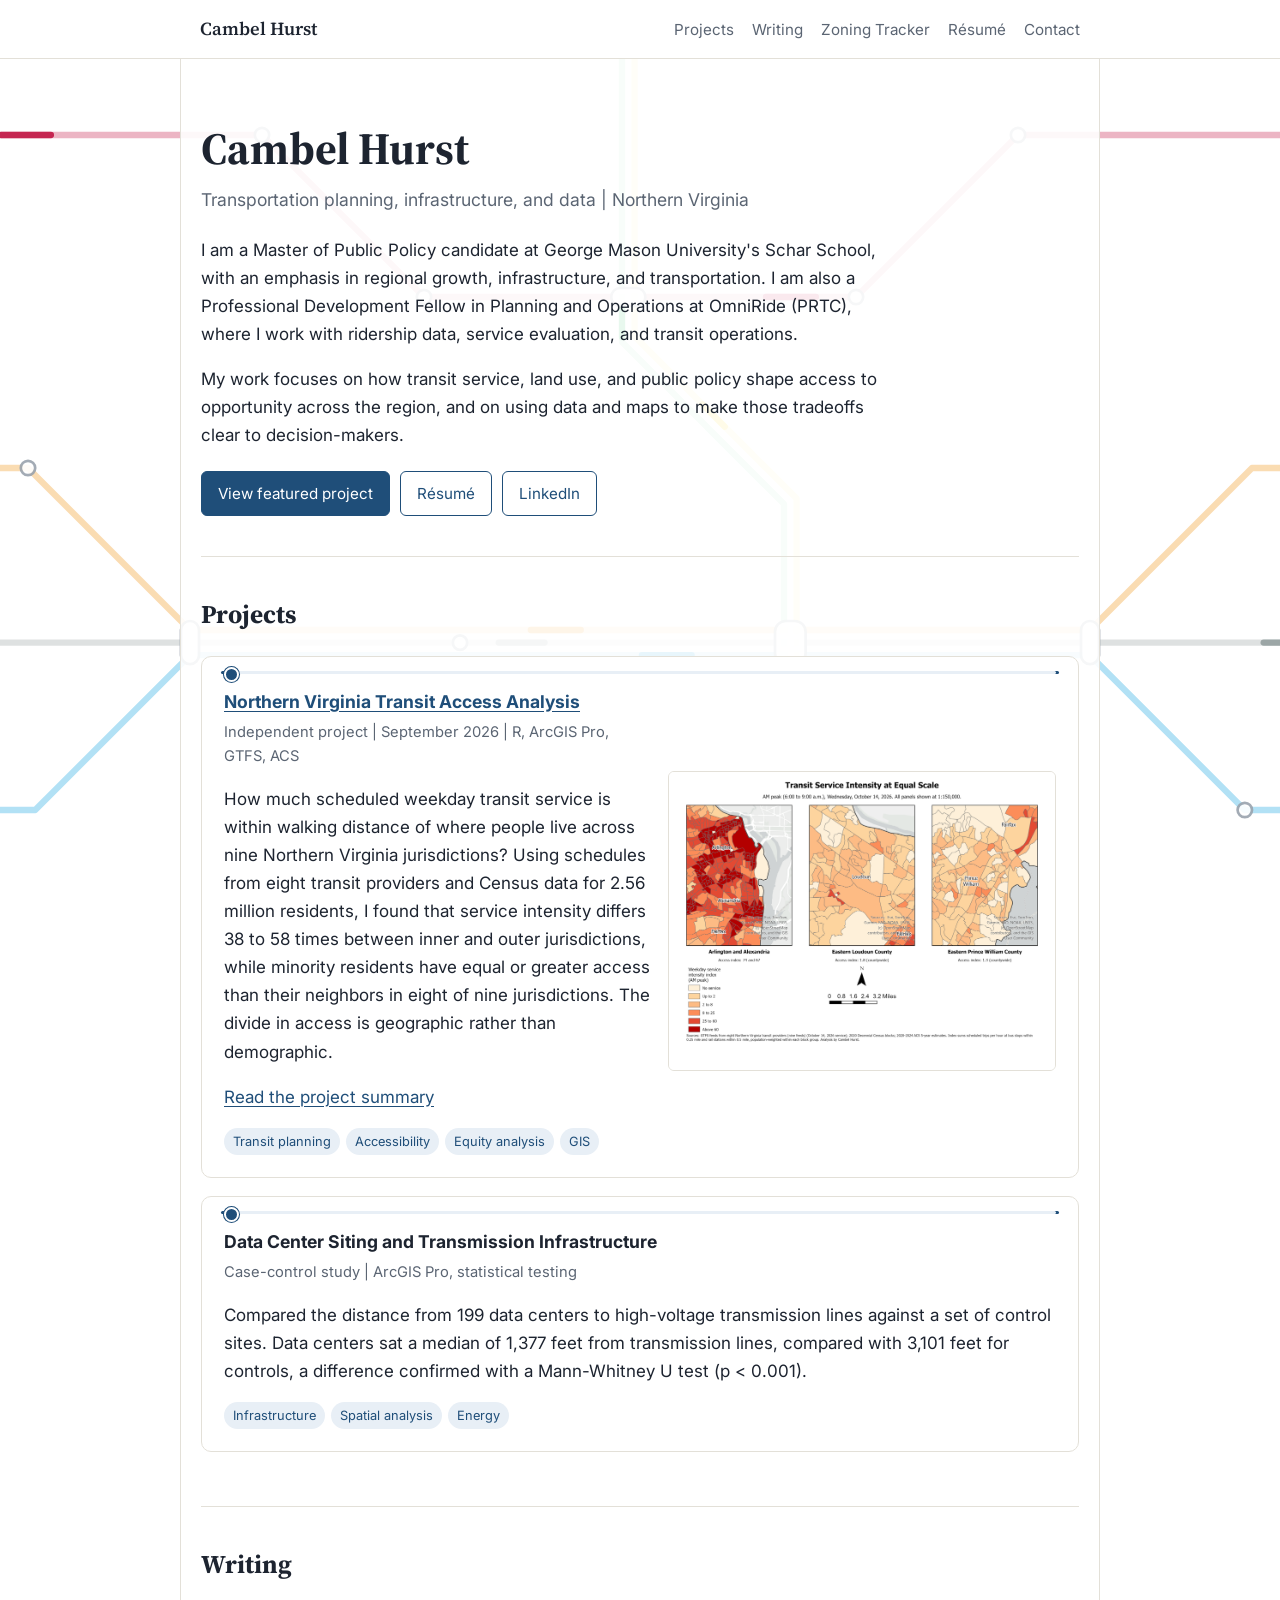
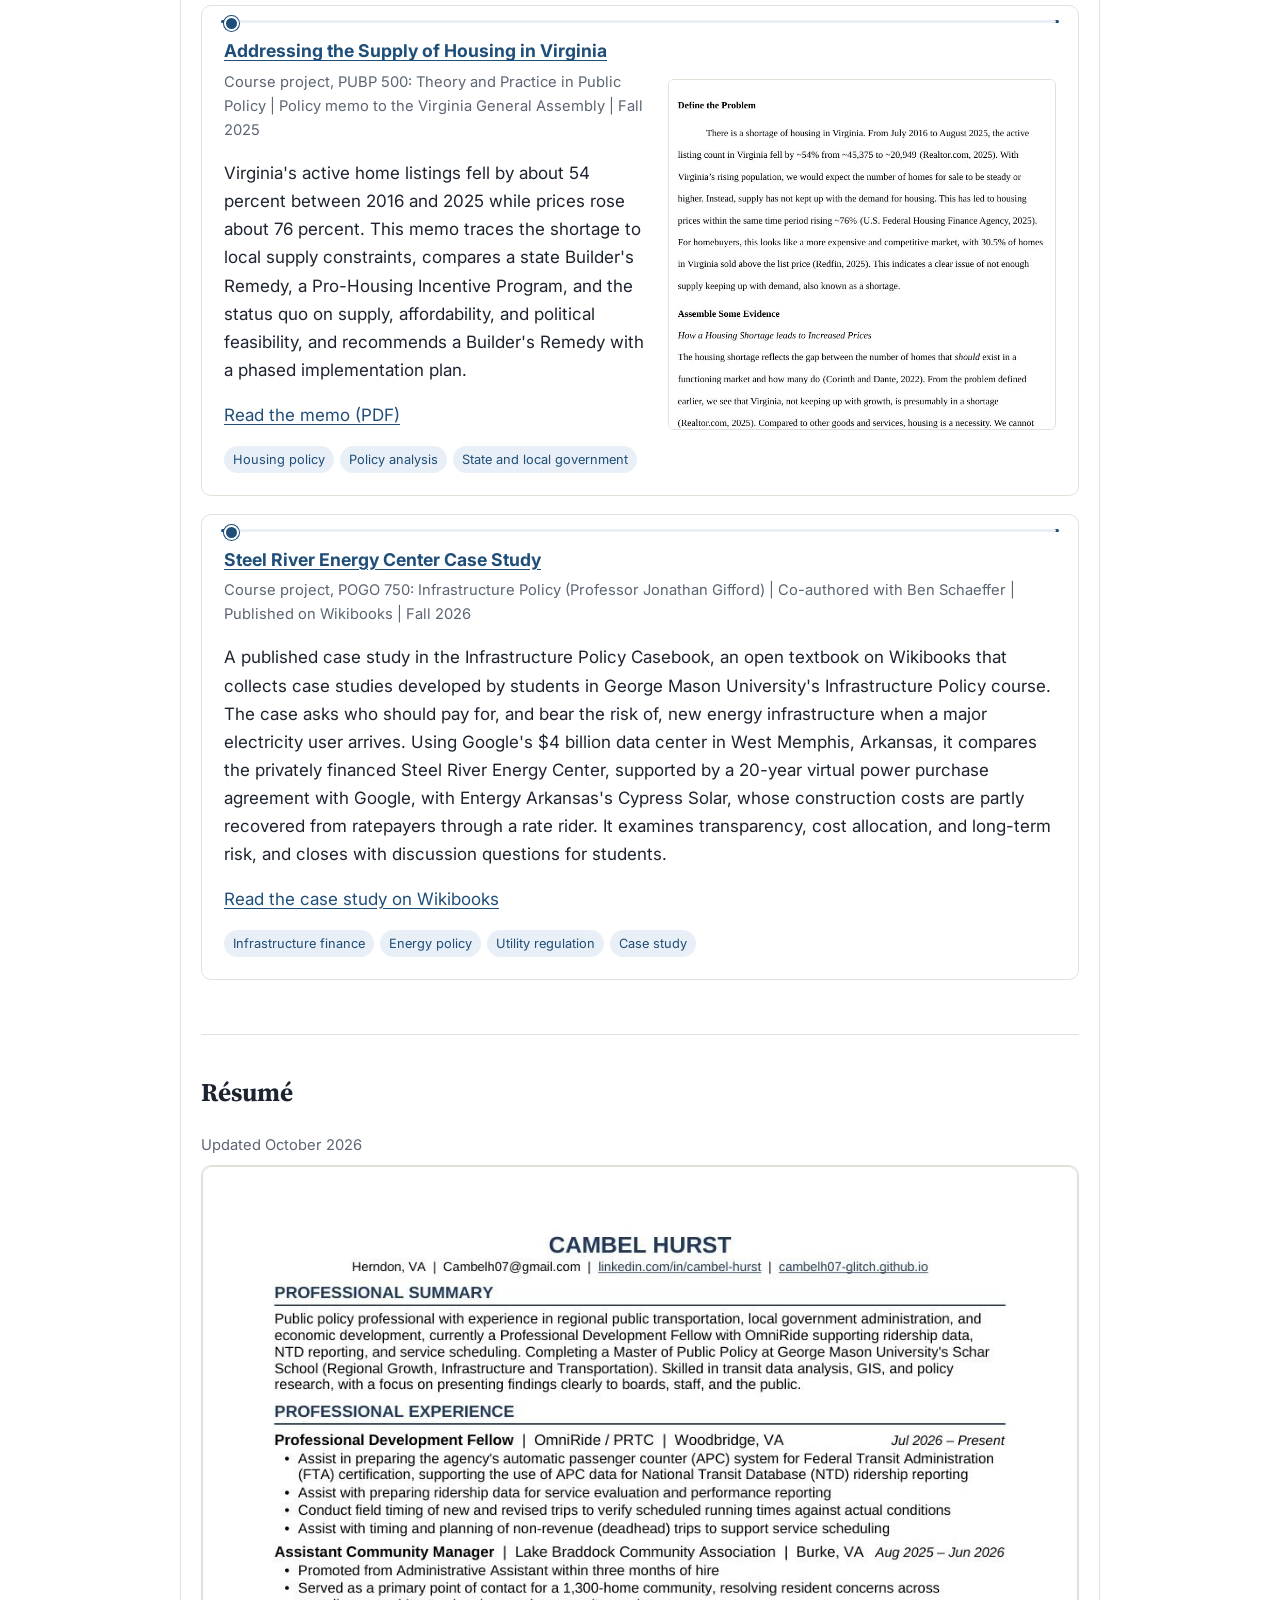
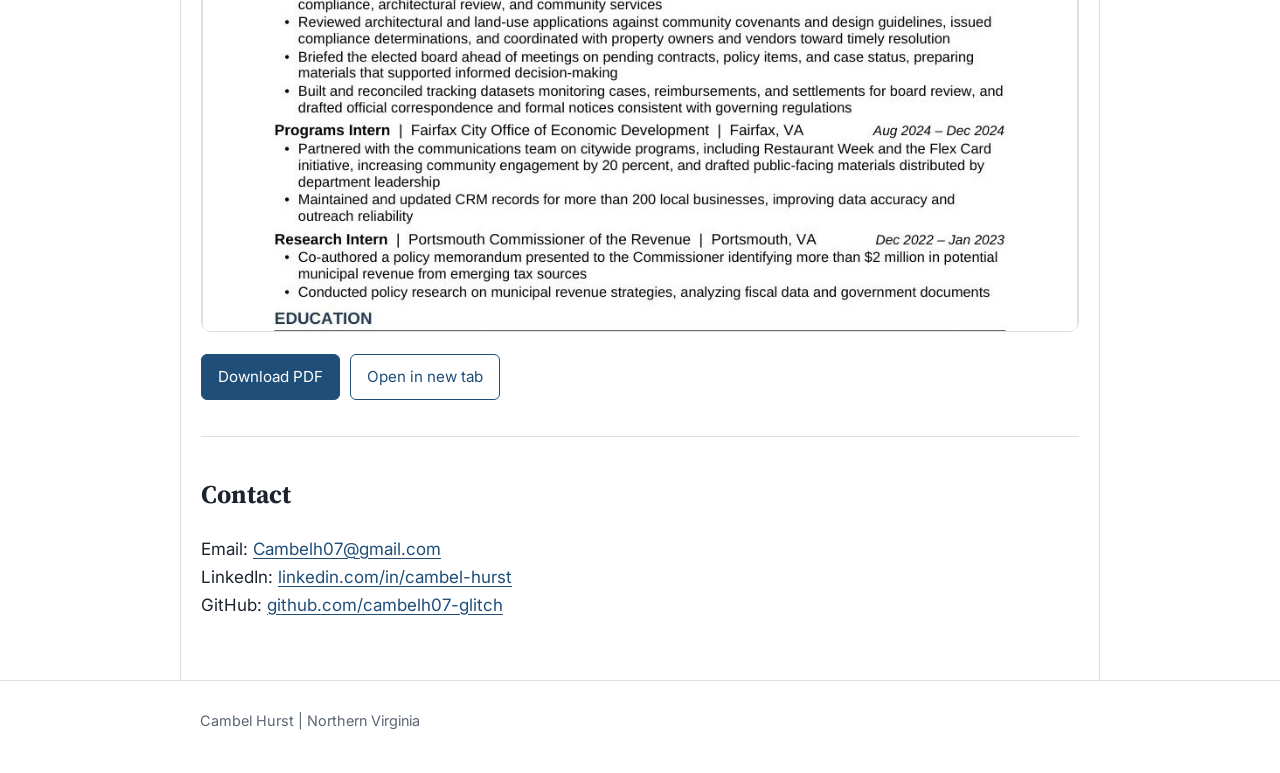
<file: index.html>
<!doctype html>
<html lang="en">
<head>
  <meta charset="utf-8">
  <meta name="viewport" content="width=device-width, initial-scale=1">
  <title>Cambel Hurst | Transportation Planning and Policy</title>
  <meta name="description" content="Portfolio of Cambel Hurst, MPP candidate at George Mason University focused on transit planning, regional growth, and transportation policy in Northern Virginia.">
  <link rel="icon" href="favicon.ico" sizes="any">
  <link rel="icon" type="image/png" sizes="32x32" href="assets/img/icon-32.png">
  <link rel="apple-touch-icon" href="assets/img/icon-180.png">
  <meta name="theme-color" content="#1f4e79">
  <!-- Link preview (LinkedIn, email, texts) -->
  <meta property="og:type" content="website">
  <meta property="og:url" content="https://cambelh07-glitch.github.io/">
  <meta property="og:title" content="Cambel Hurst | Transportation Planning and Policy">
  <meta property="og:description" content="Portfolio of Cambel Hurst: transit planning, GIS and R analysis, and transportation policy in Northern Virginia.">
  <meta property="og:image" content="https://cambelh07-glitch.github.io/assets/img/og-preview.png">
  <meta property="og:image:width" content="1200">
  <meta property="og:image:height" content="630">
  <meta property="og:image:alt" content="Cambel Hurst, transportation planning and policy, Northern Virginia">
  <meta name="twitter:card" content="summary_large_image">
  <link rel="preconnect" href="https://fonts.googleapis.com">
  <link rel="preconnect" href="https://fonts.gstatic.com" crossorigin>
  <link href="https://fonts.googleapis.com/css2?family=Inter:wght@400;600&family=Source+Serif+4:wght@600&display=swap" rel="stylesheet">
  <link rel="stylesheet" href="assets/style.css?v=5">
  <script>document.documentElement.classList.add("js");</script>
</head>
<body>

<header class="site-header">
  <div class="wrap">
    <a class="brand" href="index.html">Cambel Hurst</a>
    <nav class="nav">
      <a href="#projects">Projects</a>
      <a href="#writing">Writing</a>
      <a href="projects/fairfax-zoning-tracker.html">Zoning Tracker</a>
      <a href="#resume">Résumé</a>
      <a href="#contact">Contact</a>
    </nav>
  </div>
</header>

<main class="wrap">

  <!-- ===== ABOUT (edit the text below) ===== -->
  <div class="hero">
    <h1>Cambel Hurst</h1>
    <p class="role">Transportation planning, infrastructure, and data | Northern Virginia</p>
    <p>I am a Master of Public Policy candidate at George Mason University's Schar School, with an emphasis in regional growth, infrastructure, and transportation. I am also a Professional Development Fellow in Planning and Operations at OmniRide (PRTC), where I work with ridership data, service evaluation, and transit operations.</p>
    <p>My work focuses on how transit service, land use, and public policy shape access to opportunity across the region, and on using data and maps to make those tradeoffs clear to decision-makers.</p>
    <div class="links">
      <a class="btn primary" href="projects/nova-transit-access.html">View featured project</a>
      <a class="btn" href="#resume">Résumé</a>
      <a class="btn" href="https://www.linkedin.com/in/cambel-hurst-66a57421b/">LinkedIn</a>
    </div>
  </div>

  <!-- ===== PROJECTS ===== -->
  <section id="projects">
    <h2>Projects</h2>

    <article class="card feature anim-card">
      <div>
        <h3><a href="projects/nova-transit-access.html">Northern Virginia Transit Access Analysis</a></h3>
        <p class="meta">Independent project | September 2026 | R, ArcGIS Pro, GTFS, ACS</p>
        <p>How much scheduled weekday transit service is within walking distance of where people live across nine Northern Virginia jurisdictions? Using schedules from eight transit providers and Census data for 2.56 million residents, I found that service intensity differs 38 to 58 times between inner and outer jurisdictions, while minority residents have equal or greater access than their neighbors in eight of nine jurisdictions. The divide in access is geographic rather than demographic.</p>
        <p><a href="projects/nova-transit-access.html">Read the project summary</a> <!-- | <a href="assets/docs/NoVA_Transit_Access_Report.pdf">Full report (PDF)</a> Restore once the report is cleared for release --></p>
        <ul class="tags"><li>Transit planning</li><li>Accessibility</li><li>Equity analysis</li><li>GIS</li></ul>
      </div>
      <a href="projects/nova-transit-access.html"><img src="assets/img/map2.png" alt="Three map panels at equal scale comparing transit service intensity in Arlington and Alexandria, eastern Loudoun County, and eastern Prince William County."></a>
    </article>

    <article class="card anim-card">
      <h3>Data Center Siting and Transmission Infrastructure</h3>
      <p class="meta">Case-control study | ArcGIS Pro, statistical testing</p>
      <p>Compared the distance from 199 data centers to high-voltage transmission lines against a set of control sites. Data centers sat a median of 1,377 feet from transmission lines, compared with 3,101 feet for controls, a difference confirmed with a Mann-Whitney U test (p &lt; 0.001).</p>
      <ul class="tags"><li>Infrastructure</li><li>Spatial analysis</li><li>Energy</li></ul>
    </article>

  </section>

  <!-- ===== WRITING ===== -->
  <section id="writing">
    <h2>Writing</h2>

    <article class="card feature anim-card">
      <div>
        <h3><a href="assets/docs/Cambel_Hurst_Policy_Memo_Virginia_Housing.pdf">Addressing the Supply of Housing in Virginia</a></h3>
        <p class="meta">Course project, PUBP 500: Theory and Practice in Public Policy | Policy memo to the Virginia General Assembly | Fall 2025</p>
        <p>Virginia's active home listings fell by about 54 percent between 2016 and 2025 while prices rose about 76 percent. This memo traces the shortage to local supply constraints, compares a state Builder's Remedy, a Pro-Housing Incentive Program, and the status quo on supply, affordability, and political feasibility, and recommends a Builder's Remedy with a phased implementation plan.</p>
        <p><a href="assets/docs/Cambel_Hurst_Policy_Memo_Virginia_Housing.pdf">Read the memo (PDF)</a></p>
        <ul class="tags"><li>Housing policy</li><li>Policy analysis</li><li>State and local government</li></ul>
      </div>
      <a href="assets/docs/Cambel_Hurst_Policy_Memo_Virginia_Housing.pdf"><img src="assets/img/memo-preview.jpg" alt="First page of the policy memo on Virginia's housing supply" loading="lazy"></a>
    </article>

    <article class="card anim-card">
      <h3><a href="https://en.wikibooks.org/wiki/Infrastructure_Policy_Casebook/Steel_River_Energy_Center">Steel River Energy Center Case Study</a></h3>
      <p class="meta">Course project, POGO 750: Infrastructure Policy (Professor Jonathan Gifford) | Co-authored with Ben Schaeffer | Published on Wikibooks | Fall 2026</p>
      <p>A published case study in the Infrastructure Policy Casebook, an open textbook on Wikibooks that collects case studies developed by students in George Mason University's Infrastructure Policy course. The case asks who should pay for, and bear the risk of, new energy infrastructure when a major electricity user arrives. Using Google's $4 billion data center in West Memphis, Arkansas, it compares the privately financed Steel River Energy Center, supported by a 20-year virtual power purchase agreement with Google, with Entergy Arkansas's Cypress Solar, whose construction costs are partly recovered from ratepayers through a rate rider. It examines transparency, cost allocation, and long-term risk, and closes with discussion questions for students.</p>
      <p><a href="https://en.wikibooks.org/wiki/Infrastructure_Policy_Casebook/Steel_River_Energy_Center">Read the case study on Wikibooks</a></p>
      <ul class="tags"><li>Infrastructure finance</li><li>Energy policy</li><li>Utility regulation</li><li>Case study</li></ul>
    </article>
  </section>

  <!-- ===== RESUME =====
       To update: replace assets/docs/Cambel_Hurst_Resume.pdf (keep the same file name)
       and assets/img/resume-preview.jpg (the image shown on phones). -->
  <section id="resume">
    <h2>Résumé</h2>
    <p class="meta">Updated October 2026</p>
    <div class="resume-embed">
      <object data="assets/docs/Cambel_Hurst_Resume.pdf#view=FitH&amp;toolbar=0&amp;navpanes=0" type="application/pdf" aria-label="Résumé of Cambel Hurst (PDF)">
        <a href="assets/docs/Cambel_Hurst_Resume.pdf"><img src="assets/img/resume-preview.jpg" alt="One-page résumé of Cambel Hurst" loading="lazy"></a>
      </object>
    </div>
    <a class="resume-image" href="assets/docs/Cambel_Hurst_Resume.pdf"><img src="assets/img/resume-preview.jpg" alt="One-page résumé of Cambel Hurst" loading="lazy"></a>
    <div class="links">
      <a class="btn primary" href="assets/docs/Cambel_Hurst_Resume.pdf" download>Download PDF</a>
      <a class="btn" href="assets/docs/Cambel_Hurst_Resume.pdf" target="_blank" rel="noopener">Open in new tab</a>
    </div>
  </section>

  <!-- ===== CONTACT ===== -->
  <section id="contact">
    <h2>Contact</h2>
    <p>Email: <a href="mailto:Cambelh07@gmail.com">Cambelh07@gmail.com</a><br>
       LinkedIn: <a href="https://www.linkedin.com/in/cambel-hurst-66a57421b/">linkedin.com/in/cambel-hurst</a><br>
       GitHub: <a href="https://github.com/cambelh07-glitch">github.com/cambelh07-glitch</a></p>
  </section>

</main>

<footer>
  <div class="wrap">Cambel Hurst | Northern Virginia</div>
</footer>

<script>
  // Project and writing cards slide into view as you scroll to them.
  (function () {
    var cards = document.querySelectorAll(".anim-card");
    if (!("IntersectionObserver" in window)) { cards.forEach(function (c) { c.classList.add("in-view"); }); return; }
    var io = new IntersectionObserver(function (entries) {
      entries.forEach(function (e) { if (e.isIntersecting) { var t = e.target; t.classList.add("in-view"); io.unobserve(t); setTimeout(function () { t.style.transitionDelay = ""; }, 1200); } });
    }, { threshold: 0.15 });
    cards.forEach(function (c, i) { c.style.transitionDelay = (i * 120) + "ms"; io.observe(c); });
  })();
</script>

</body>
</html>
</file>
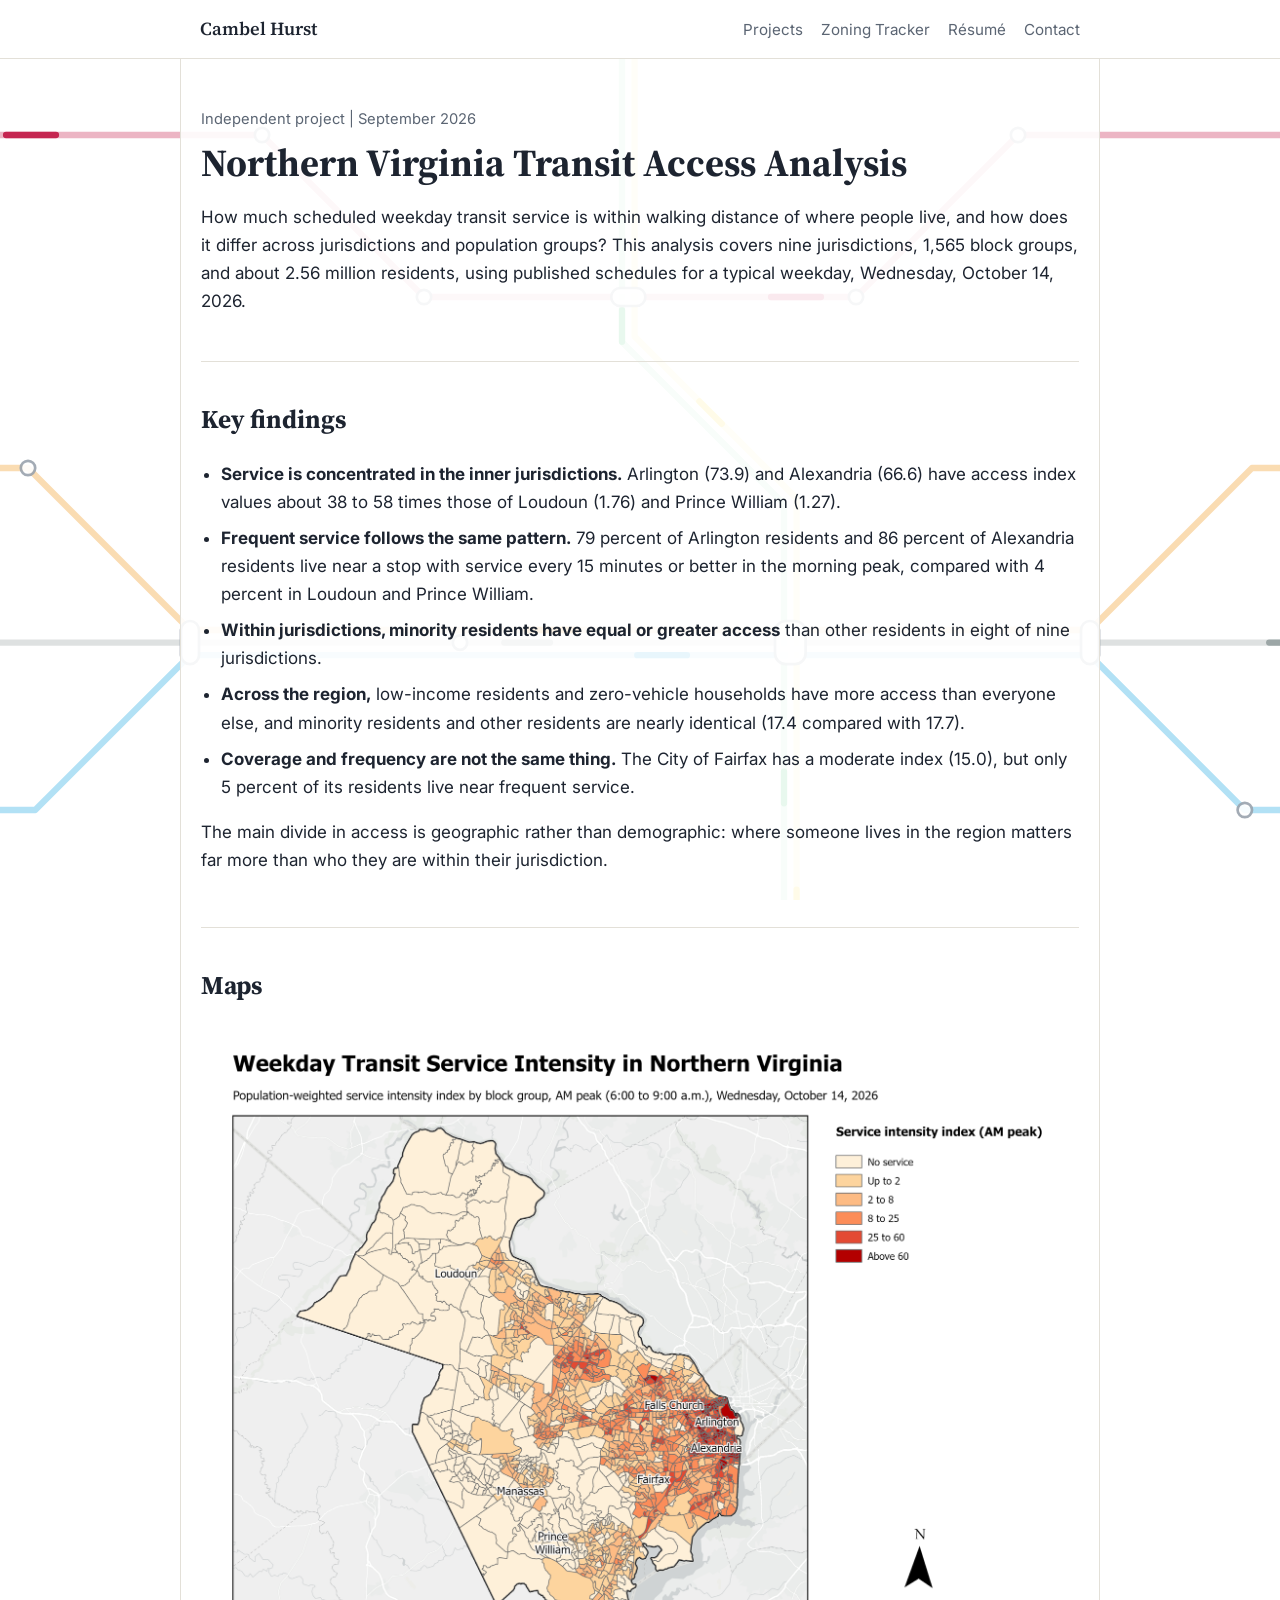
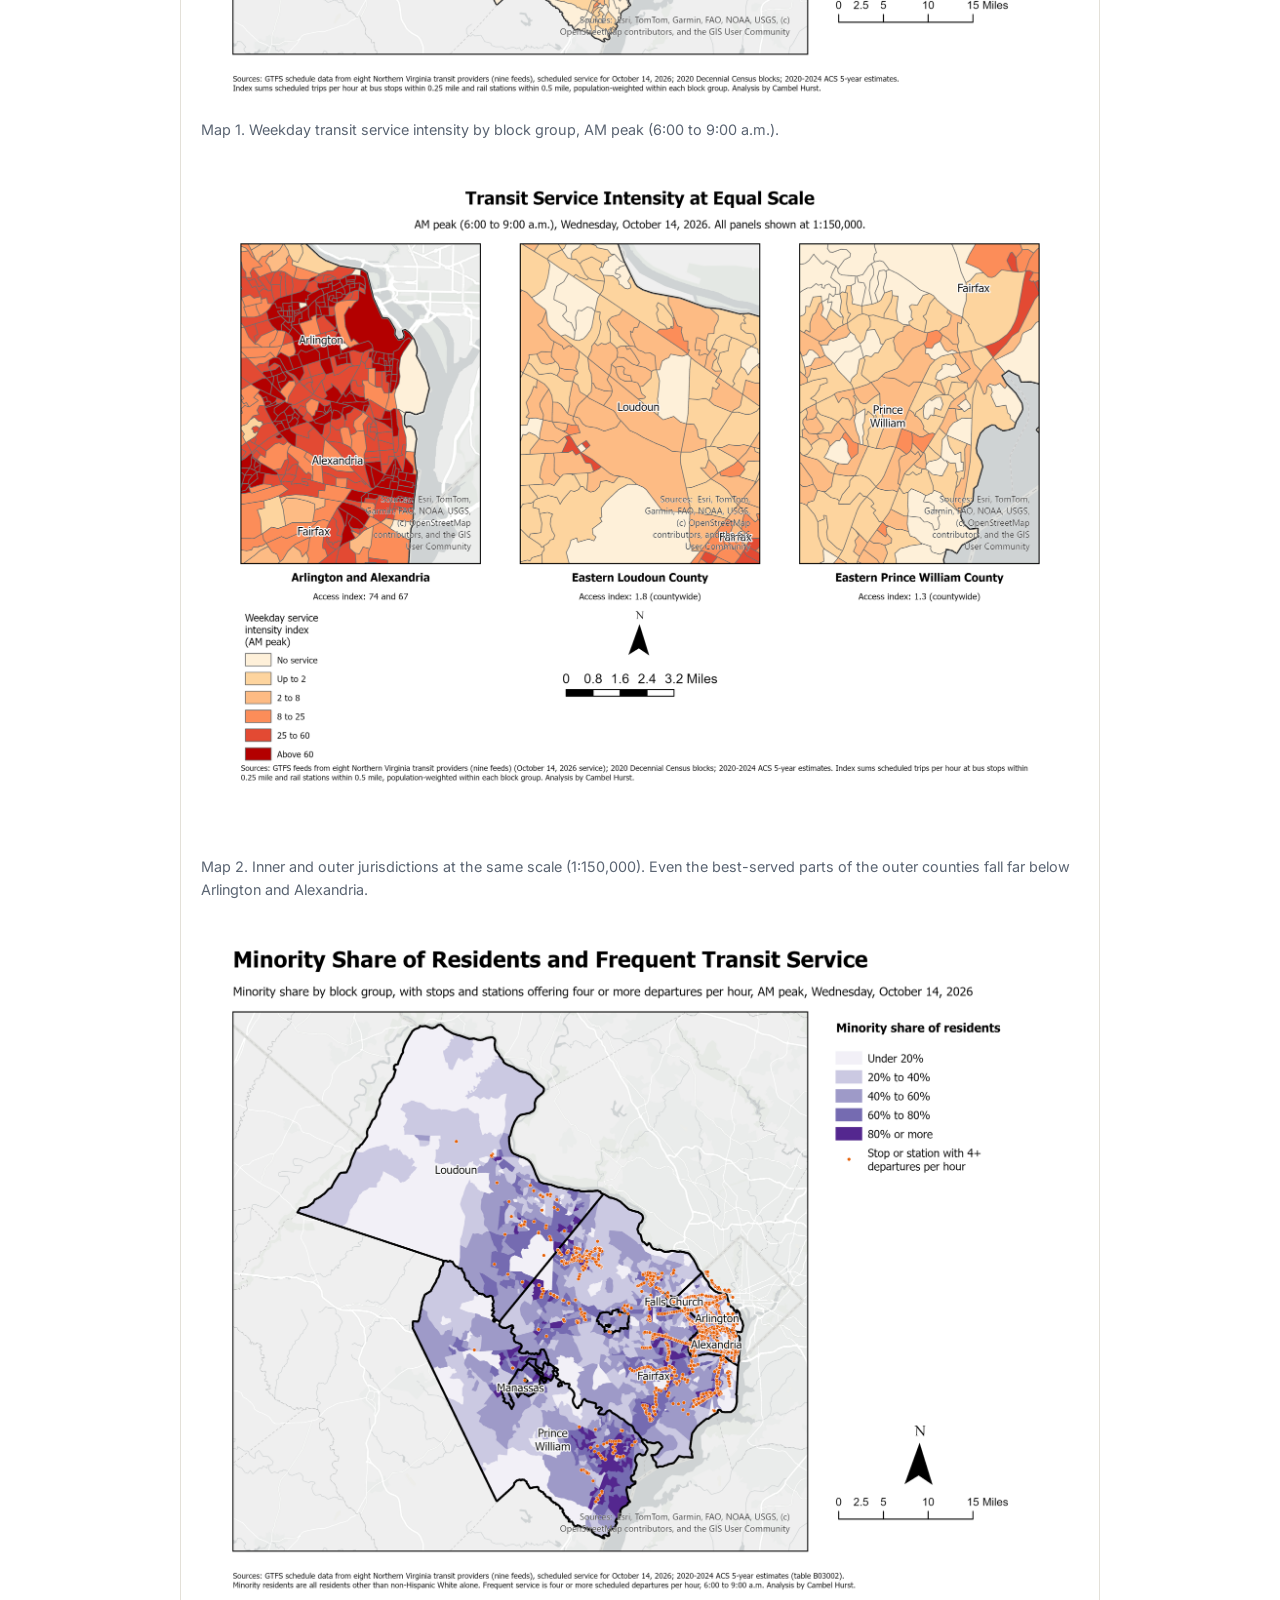
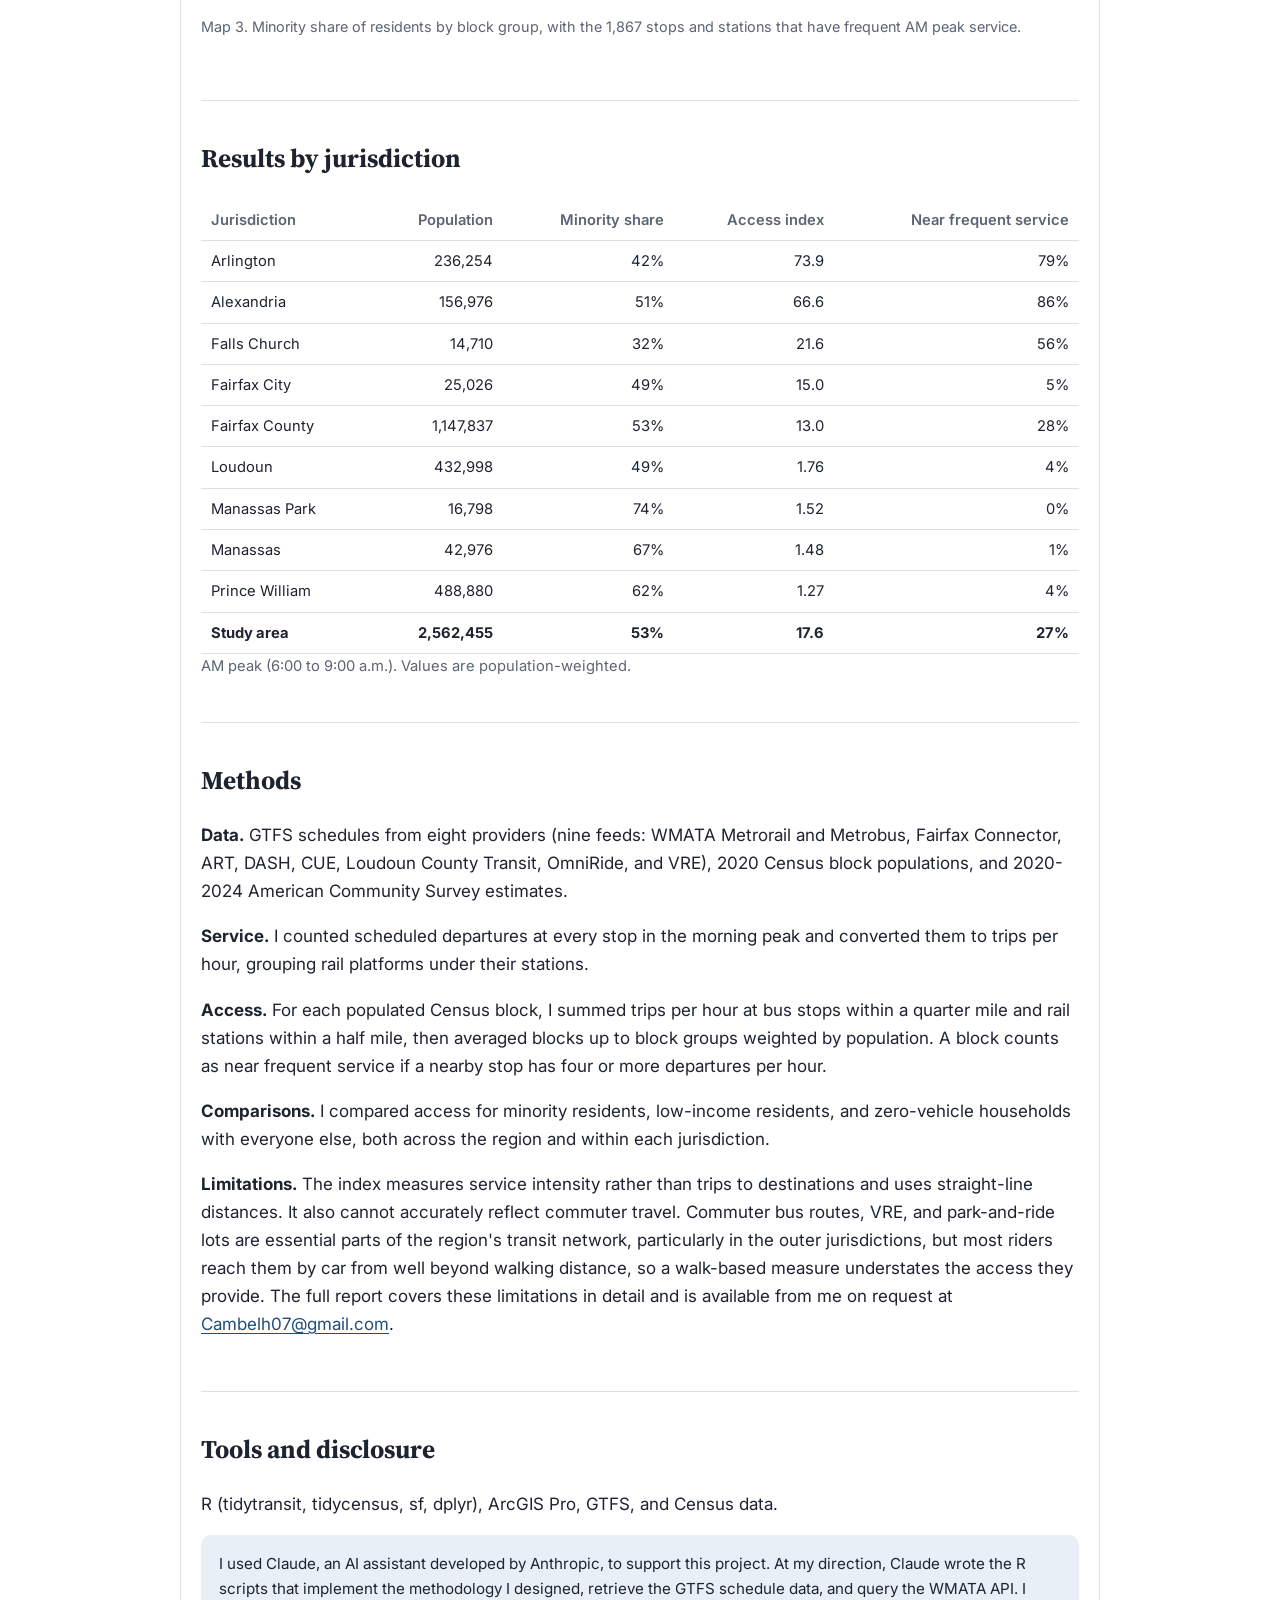
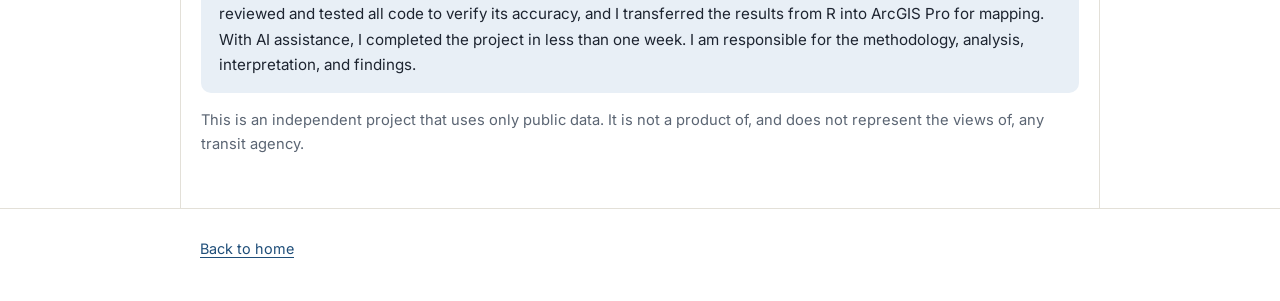
<file: projects/nova-transit-access.html>
<!doctype html>
<html lang="en">
<head>
  <meta charset="utf-8">
  <meta name="viewport" content="width=device-width, initial-scale=1">
  <title>Northern Virginia Transit Access | Cambel Hurst</title>
  <meta name="description" content="How scheduled weekday transit service is distributed across Northern Virginia's jurisdictions and communities.">
  <link rel="icon" href="../favicon.ico" sizes="any">
  <link rel="icon" type="image/png" sizes="32x32" href="../assets/img/icon-32.png">
  <link rel="apple-touch-icon" href="../assets/img/icon-180.png">
  <meta name="theme-color" content="#1f4e79">
  <link rel="preconnect" href="https://fonts.googleapis.com">
  <link rel="preconnect" href="https://fonts.gstatic.com" crossorigin>
  <link href="https://fonts.googleapis.com/css2?family=Inter:wght@400;600&family=Source+Serif+4:wght@600&display=swap" rel="stylesheet">
  <link rel="stylesheet" href="../assets/style.css?v=2">
</head>
<body>

<header class="site-header">
  <div class="wrap">
    <a class="brand" href="../index.html">Cambel Hurst</a>
    <nav class="nav">
      <a href="../index.html#projects">Projects</a>
      <a href="fairfax-zoning-tracker.html">Zoning Tracker</a>
      <a href="../index.html#resume">Résumé</a>
      <a href="../index.html#contact">Contact</a>
    </nav>
  </div>
</header>

<main class="wrap">

  <div class="project-header">
    <p class="meta">Independent project | September 2026</p>
    <h1>Northern Virginia Transit Access Analysis</h1>
    <p>How much scheduled weekday transit service is within walking distance of where people live, and how does it differ across jurisdictions and population groups? This analysis covers nine jurisdictions, 1,565 block groups, and about 2.56 million residents, using published schedules for a typical weekday, Wednesday, October 14, 2026.</p>
    <div class="links">
      <!-- Restore these two buttons once the report is cleared and the novata code repository is public:
      <a class="btn primary" href="../assets/docs/NoVA_Transit_Access_Report.pdf">Full report (PDF)</a>
      <a class="btn" href="https://github.com/cambelh07-glitch/novata">Code on GitHub</a>
      -->
    </div>
  </div>

  <section>
    <h2>Key findings</h2>
    <ul class="findings">
      <li><strong>Service is concentrated in the inner jurisdictions.</strong> Arlington (73.9) and Alexandria (66.6) have access index values about 38 to 58 times those of Loudoun (1.76) and Prince William (1.27).</li>
      <li><strong>Frequent service follows the same pattern.</strong> 79 percent of Arlington residents and 86 percent of Alexandria residents live near a stop with service every 15 minutes or better in the morning peak, compared with 4 percent in Loudoun and Prince William.</li>
      <li><strong>Within jurisdictions, minority residents have equal or greater access</strong> than other residents in eight of nine jurisdictions.</li>
      <li><strong>Across the region,</strong> low-income residents and zero-vehicle households have more access than everyone else, and minority residents and other residents are nearly identical (17.4 compared with 17.7).</li>
      <li><strong>Coverage and frequency are not the same thing.</strong> The City of Fairfax has a moderate index (15.0), but only 5 percent of its residents live near frequent service.</li>
    </ul>
    <p>The main divide in access is geographic rather than demographic: where someone lives in the region matters far more than who they are within their jurisdiction.</p>
  </section>

  <section>
    <h2>Maps</h2>
    <figure>
      <img src="../assets/img/map1.png" alt="Map of Northern Virginia block groups shaded by AM peak transit service intensity, highest in Arlington, Alexandria, and along Metrorail corridors in Fairfax County.">
      <figcaption>Map 1. Weekday transit service intensity by block group, AM peak (6:00 to 9:00 a.m.).</figcaption>
    </figure>
    <figure>
      <img src="../assets/img/map2.png" alt="Three map panels at 1:150,000 comparing service intensity in Arlington and Alexandria, eastern Loudoun County, and eastern Prince William County.">
      <figcaption>Map 2. Inner and outer jurisdictions at the same scale (1:150,000). Even the best-served parts of the outer counties fall far below Arlington and Alexandria.</figcaption>
    </figure>
    <figure>
      <img src="../assets/img/map3.png" alt="Map of block groups shaded by minority share of residents, with stops that have four or more AM peak departures per hour shown as orange points.">
      <figcaption>Map 3. Minority share of residents by block group, with the 1,867 stops and stations that have frequent AM peak service.</figcaption>
    </figure>
  </section>

  <section>
    <h2>Results by jurisdiction</h2>
    <div class="table-wrap">
      <table>
        <thead><tr><th>Jurisdiction</th><th>Population</th><th>Minority share</th><th>Access index</th><th>Near frequent service</th></tr></thead>
        <tbody>
          <tr><td>Arlington</td><td>236,254</td><td>42%</td><td>73.9</td><td>79%</td></tr>
          <tr><td>Alexandria</td><td>156,976</td><td>51%</td><td>66.6</td><td>86%</td></tr>
          <tr><td>Falls Church</td><td>14,710</td><td>32%</td><td>21.6</td><td>56%</td></tr>
          <tr><td>Fairfax City</td><td>25,026</td><td>49%</td><td>15.0</td><td>5%</td></tr>
          <tr><td>Fairfax County</td><td>1,147,837</td><td>53%</td><td>13.0</td><td>28%</td></tr>
          <tr><td>Loudoun</td><td>432,998</td><td>49%</td><td>1.76</td><td>4%</td></tr>
          <tr><td>Manassas Park</td><td>16,798</td><td>74%</td><td>1.52</td><td>0%</td></tr>
          <tr><td>Manassas</td><td>42,976</td><td>67%</td><td>1.48</td><td>1%</td></tr>
          <tr><td>Prince William</td><td>488,880</td><td>62%</td><td>1.27</td><td>4%</td></tr>
          <tr class="total"><td>Study area</td><td>2,562,455</td><td>53%</td><td>17.6</td><td>27%</td></tr>
        </tbody>
      </table>
    </div>
    <p class="meta">AM peak (6:00 to 9:00 a.m.). Values are population-weighted.</p>
  </section>

  <section>
    <h2>Methods</h2>
    <p><strong>Data.</strong> GTFS schedules from eight providers (nine feeds: WMATA Metrorail and Metrobus, Fairfax Connector, ART, DASH, CUE, Loudoun County Transit, OmniRide, and VRE), 2020 Census block populations, and 2020-2024 American Community Survey estimates.</p>
    <p><strong>Service.</strong> I counted scheduled departures at every stop in the morning peak and converted them to trips per hour, grouping rail platforms under their stations.</p>
    <p><strong>Access.</strong> For each populated Census block, I summed trips per hour at bus stops within a quarter mile and rail stations within a half mile, then averaged blocks up to block groups weighted by population. A block counts as near frequent service if a nearby stop has four or more departures per hour.</p>
    <p><strong>Comparisons.</strong> I compared access for minority residents, low-income residents, and zero-vehicle households with everyone else, both across the region and within each jurisdiction.</p>
    <p><strong>Limitations.</strong> The index measures service intensity rather than trips to destinations and uses straight-line distances. It also cannot accurately reflect commuter travel. Commuter bus routes, VRE, and park-and-ride lots are essential parts of the region's transit network, particularly in the outer jurisdictions, but most riders reach them by car from well beyond walking distance, so a walk-based measure understates the access they provide. The full report covers these limitations in detail and is available from me on request at <a href="mailto:Cambelh07@gmail.com">Cambelh07@gmail.com</a>.</p>
  </section>

  <section>
    <h2>Tools and disclosure</h2>
    <p>R (tidytransit, tidycensus, sf, dplyr), ArcGIS Pro, GTFS, and Census data.</p>
    <p class="note">I used Claude, an AI assistant developed by Anthropic, to support this project. At my direction, Claude wrote the R scripts that implement the methodology I designed, retrieve the GTFS schedule data, and query the WMATA API. I reviewed and tested all code to verify its accuracy, and I transferred the results from R into ArcGIS Pro for mapping. With AI assistance, I completed the project in less than one week. I am responsible for the methodology, analysis, interpretation, and findings.</p>
    <p class="meta">This is an independent project that uses only public data. It is not a product of, and does not represent the views of, any transit agency.</p>
  </section>

</main>

<footer>
  <div class="wrap"><a href="../index.html">Back to home</a></div>
</footer>

</body>
</html>
</file>
<file: assets/style.css>
/* Colors and fonts. Change these variables to restyle the whole site. */
:root {
  --bg: #ffffff;
  --surface: #ffffff;
  --text: #1d2430;
  --muted: #5b6573;
  --line: #e3e0d8;
  --accent: #1f4e79;
  --accent-soft: #e8eff6;
  --max: 920px;
  --serif: "Source Serif 4", Georgia, "Times New Roman", serif;
  --sans: "Inter", -apple-system, "Segoe UI", Roboto, Arial, sans-serif;
}

* { box-sizing: border-box; }
html { scroll-behavior: smooth; }
body {
  margin: 0;
  background: #ffffff;
  color: var(--text);
  font-family: var(--sans);
  font-size: 17px;
  line-height: 1.65;
}
a { color: var(--accent); text-underline-offset: 3px; }
a:hover { text-decoration-thickness: 2px; }
img { max-width: 100%; height: auto; display: block; }

.wrap { max-width: var(--max); margin: 0 auto; padding: 0 20px; }

/* Animated transit-line background (assets/img/metro-lines.svg) */
body::before {
  content: ""; position: fixed; inset: 0; z-index: -1;
  background: #ffffff url("img/metro-lines.svg") center / cover no-repeat;
}
main.wrap {
  background: rgba(255, 255, 255, 0.9);
  border-left: 1px solid var(--line); border-right: 1px solid var(--line);
  padding-bottom: 8px;
}

/* Header and navigation */
.site-header { border-bottom: 1px solid var(--line); background: var(--surface); }
.site-header .wrap { display: flex; flex-wrap: wrap; align-items: center; justify-content: space-between; gap: 12px; padding-top: 14px; padding-bottom: 14px; }
.brand { font-family: var(--serif); font-weight: 600; font-size: 1.15rem; color: var(--text); text-decoration: none; }
.nav { display: flex; flex-wrap: wrap; gap: 18px; font-size: 0.95rem; }
.nav a { color: var(--muted); text-decoration: none; }
.nav a:hover { color: var(--accent); }

/* Hero */
.hero { padding: 64px 0 40px; }
.hero h1 { font-family: var(--serif); font-size: clamp(2rem, 5vw, 2.8rem); line-height: 1.15; margin: 0 0 10px; }
.hero .role { font-size: 1.1rem; color: var(--muted); margin: 0 0 22px; }
.hero p { max-width: 680px; }
.links { display: flex; flex-wrap: wrap; gap: 10px; margin-top: 22px; }
.btn {
  display: inline-block; padding: 9px 16px; border-radius: 6px; font-size: 0.95rem;
  border: 1px solid var(--accent); color: var(--accent); text-decoration: none; background: transparent;
}
.btn.primary { background: var(--accent); color: var(--surface); }
.btn:hover { background: var(--accent-soft); }
.btn.primary:hover { opacity: 0.9; background: var(--accent); }

/* Sections */
section { padding: 36px 0; border-top: 1px solid var(--line); }
section h2 { font-family: var(--serif); font-size: 1.6rem; margin: 0 0 20px; }
h3 { font-size: 1.1rem; margin: 0 0 4px; }
.meta { color: var(--muted); font-size: 0.92rem; margin: 0 0 8px; }

/* Project cards */
.card {
  background: var(--surface); border: 1px solid var(--line); border-radius: 10px;
  padding: 22px; margin-bottom: 18px;
}
.card.feature { display: grid; grid-template-columns: 1fr; gap: 18px; }
@media (min-width: 760px) { .card.feature { grid-template-columns: 1.1fr 1fr; align-items: center; } }
.card img { border-radius: 6px; border: 1px solid var(--line); }
.tags { display: flex; flex-wrap: wrap; gap: 6px; margin: 10px 0 0; padding: 0; list-style: none; }
.tags li { font-size: 0.8rem; background: var(--accent-soft); color: var(--accent); padding: 3px 9px; border-radius: 999px; }

/* Experience */
.job { margin-bottom: 24px; }
.job ul { margin: 6px 0 0; padding-left: 20px; }
.job li { margin-bottom: 4px; }

/* Skills grid */
.skills { display: grid; grid-template-columns: repeat(auto-fit, minmax(240px, 1fr)); gap: 16px; }
.skills div { background: var(--surface); border: 1px solid var(--line); border-radius: 10px; padding: 16px; }
.skills h3 { font-size: 1rem; }
.skills p { margin: 0; color: var(--muted); font-size: 0.95rem; }

/* Project page */
.project-header { padding: 48px 0 24px; }
.project-header h1 { font-family: var(--serif); font-size: clamp(1.8rem, 4.5vw, 2.4rem); line-height: 1.2; margin: 0 0 10px; }
.findings { padding-left: 20px; }
.findings li { margin-bottom: 8px; }
figure { margin: 26px 0; }
figcaption { color: var(--muted); font-size: 0.9rem; margin-top: 8px; }
.table-wrap { overflow-x: auto; }
table { border-collapse: collapse; width: 100%; font-size: 0.92rem; background: var(--surface); }
th, td { padding: 8px 10px; border-bottom: 1px solid var(--line); text-align: right; white-space: nowrap; }
th:first-child, td:first-child { text-align: left; }
thead th { color: var(--muted); font-weight: 600; }
tr.total td { font-weight: 700; }
.note { background: var(--accent-soft); border-radius: 10px; padding: 16px 18px; font-size: 0.95rem; }

footer { background: rgba(255, 255, 255, 0.9); border-top: 1px solid var(--line); padding: 28px 0 40px; color: var(--muted); font-size: 0.9rem; }

/* Embedded résumé. Desktop shows the PDF viewer; phones show a preview image that opens the PDF. */
.resume-embed { border: 1px solid var(--line); border-radius: 10px; overflow: hidden; background: #f4f4f4; }
.resume-embed object { display: block; width: 100%; height: 1100px; max-height: 85vh; border: 0; }
.resume-image { display: none; }
.resume-image img, .resume-embed img { border: 1px solid var(--line); border-radius: 10px; }
@media (max-width: 759px) {
  .resume-embed { display: none; }
  .resume-image { display: block; }
}

/* Animated cards (class "anim-card", used in Projects and Writing): a transit "route" runs along the top of each card, with a train dot
   that travels it slowly and speeds up on hover. Cards slide in as you scroll. */
.anim-card { position: relative; overflow: hidden; padding-top: 30px;
  transition: transform .5s ease, box-shadow .3s ease, opacity .6s ease, border-color .3s ease; }
.anim-card::before {
  content: ""; position: absolute; top: 14px; left: 22px; right: 22px; height: 3px;
  border-radius: 3px; background: var(--accent-soft);
  box-shadow: -3px 0 0 0 var(--accent), 3px 0 0 0 var(--accent);
}
.anim-card::after {
  content: ""; position: absolute; top: 10px; left: 22px; width: 11px; height: 11px;
  border-radius: 50%; background: var(--accent); border: 2px solid #fff;
  box-shadow: 0 0 0 1px var(--accent);
  animation: route 9s ease-in-out infinite alternate;
}
.anim-card:nth-of-type(2)::after { animation-delay: -4.5s; }
.anim-card:hover { transform: translateY(-4px); box-shadow: 0 10px 28px rgba(31, 78, 121, .12); border-color: #c9d6e3; }
.anim-card:hover::after { animation-duration: 2.4s; }
.anim-card img { transition: transform .6s ease; }
.anim-card:hover img { transform: scale(1.03); }
@keyframes route { from { left: 22px; } to { left: calc(100% - 33px); } }

.js .anim-card { opacity: 0; transform: translateY(24px); }
.js .anim-card.in-view { opacity: 1; transform: none; }
.js .anim-card.in-view:hover { transform: translateY(-4px); }

@media (prefers-reduced-motion: reduce) {
  .anim-card, .anim-card img { transition: none; }
  .anim-card::after { animation: none; }
  .js .anim-card { opacity: 1; transform: none; }
}
</file>
